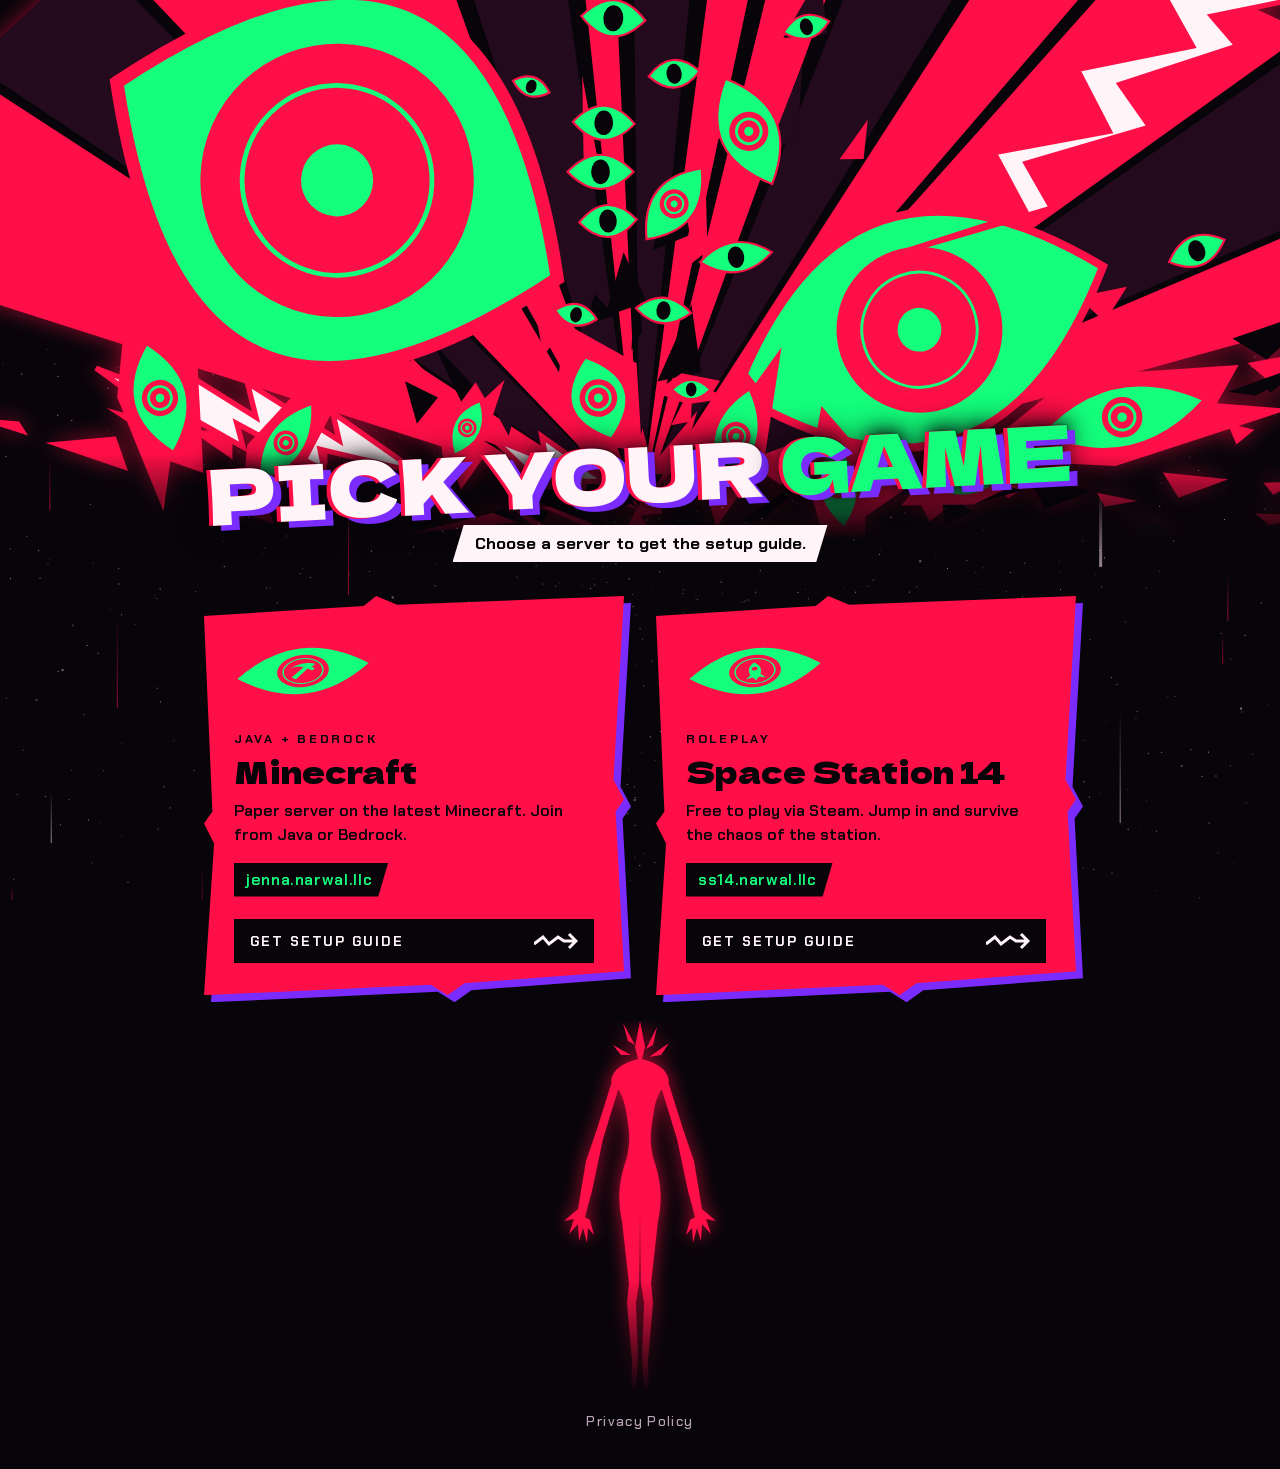
<file: index.html>
<!DOCTYPE html>
<html lang="en">
<head>
	<meta charset="UTF-8">
	<meta name="viewport" content="width=device-width, initial-scale=1.0">
	<title>Narwal LLC — Servers</title>
	<link rel="icon" href="data:image/svg+xml,%3Csvg xmlns='http://www.w3.org/2000/svg' viewBox='0 0 32 32'%3E%3Cpath d='M1 16Q16-5 31 16Q16 37 1 16Z' fill='%2314ff7c'/%3E%3Ccircle cx='16' cy='16' r='8' fill='%23ff0f47'/%3E%3Ccircle cx='16' cy='16' r='3' fill='%2314ff7c'/%3E%3C/svg%3E">
	<link rel="preconnect" href="https://fonts.googleapis.com">
	<link rel="preconnect" href="https://fonts.gstatic.com" crossorigin>
	<link href="https://fonts.googleapis.com/css2?family=Chakra+Petch:wght@500;600;700&family=Dela+Gothic+One&display=swap" rel="stylesheet">
	<link rel="stylesheet" href="site.css">
	<style>
		main {
			position: relative;
			max-width: 920px;
			margin: 0 auto;
			padding: 0 max(24px, env(safe-area-inset-right)) 0 max(24px, env(safe-area-inset-left));
		}

		/* ---------- hero text ---------- */
		.hero {
			text-align: center;
			margin: -108px 0 34px;
			position: relative;
		}

		/* ---------- game cards ---------- */
		.game-grid {
			display: grid;
			grid-template-columns: repeat(auto-fit, minmax(min(320px, 100%), 1fr));
			gap: 36px 32px;
		}

		.game-card {
			display: flex;
			position: relative;
			isolation: isolate;
			text-decoration: none;
			color: var(--ink);
			transition: transform 0.15s steps(3);
		}

		/* offset copy behind each card */
		.game-card::before,
		.slab {
			clip-path: polygon(0 5%, 38% 2.5%, 41% 0, 46% 2.2%, 100% 0, 97.5% 46%, 100% 51%, 98% 54%, 100% 94%, 62% 97%, 58% 100%, 54% 97.4%, 0 100%, 2.4% 62%, 0 57%, 2% 54%);
		}

		.game-card::before {
			content: '';
			position: absolute;
			inset: 0;
			z-index: -1;
			background: var(--violet);
			transform: translate(7px, 7px);
			transition: transform 0.15s steps(3), background-color 0.15s;
		}

		.slab {
			display: flex;
			flex-direction: column;
			flex: 1;
			padding: 30px 30px 32px;
			background: var(--red);
		}

		.card-eye {
			display: block;
			width: 150px;
			height: 90px;
			margin: 0 0 14px -6px;
		}

		.card-eye .blink { --open: 0.62; transform-origin: 0 0; }

		.game-label {
			font-weight: 700;
			font-size: 0.78rem;
			letter-spacing: 0.22em;
			text-transform: uppercase;
		}

		.game-title {
			font-family: var(--display);
			font-weight: 400;
			font-size: clamp(1.5rem, 4.4vw, 1.95rem);
			line-height: 1.15;
			margin: 4px 0 10px;
			display: flex;
			align-items: center;
		}

		.game-desc {
			margin: 0 0 16px;
			font-weight: 600;
			flex: 1;
		}

		.ip-chip {
			align-self: flex-start;
			background: var(--ink);
			color: var(--green);
			padding: 5px 16px 5px 12px;
			font-weight: 600;
			letter-spacing: 0.04em;
			clip-path: polygon(0 0, 100% 0, calc(100% - 10px) 100%, 0 100%);
		}

		.game-arrow {
			display: flex;
			align-items: center;
			justify-content: space-between;
			margin-top: 22px;
			padding: 12px 16px;
			background: var(--ink);
			color: var(--white);
			font-weight: 700;
			letter-spacing: 0.14em;
			text-transform: uppercase;
			font-size: 0.86rem;
			transition: background-color 0.15s, color 0.15s;
		}

		.arrow-icon {
			width: 44px;
			height: 18px;
			transition: transform 0.15s steps(3);
		}

		.game-card:hover,
		.game-card:focus-visible { transform: translateY(-6px) rotate(-0.8deg); }
		.game-card:nth-child(even):hover,
		.game-card:nth-child(even):focus-visible { transform: translateY(-6px) rotate(0.8deg); }

		.game-card:hover::before,
		.game-card:focus-visible::before { background: var(--green); transform: translate(12px, 12px); }

		.game-card:hover .card-eye .blink,
		.game-card:focus-visible .card-eye .blink { --open: 1; }

		.game-card:hover .game-arrow,
		.game-card:focus-visible .game-arrow { background: var(--green); color: var(--ink); }

		.game-card:hover .arrow-icon,
		.game-card:focus-visible .arrow-icon { transform: translateX(6px); }

		/* ---------- silhouette + footer ---------- */
		.figure {
			display: block;
			width: 190px;
			height: 380px;
			margin: 26px auto 0;
			filter: drop-shadow(0 0 9px rgba(255, 15, 71, 0.7));
			-webkit-mask-image: linear-gradient(#000 68%, transparent 98%);
			mask-image: linear-gradient(#000 68%, transparent 98%);
			animation: hover-float 4s steps(10) infinite alternate;
		}

		@keyframes hover-float {
			to { transform: translateY(-10px); }
		}

		.site-footer {
			text-align: center;
			padding: 8px 0 36px;
		}

		.site-footer a {
			color: #b9a4b4;
			font-size: 0.85rem;
			letter-spacing: 0.1em;
			text-decoration: none;
		}

		.site-footer a:hover { color: var(--green); }

		.site-footer a:focus-visible { outline-offset: 4px; }

		@media (max-width: 560px) {
			.face { height: 340px; }
			.hero-sub { font-size: 0.92rem; }
			.hero { margin-top: -64px; }
		}
	</style>
</head>
<body>

	<canvas id="static" aria-hidden="true"></canvas>

	<svg class="face" id="face" viewBox="0 0 1200 560" preserveAspectRatio="xMidYMid slice" aria-hidden="true"></svg>

	<main>
		<div class="hero">
			<h1>
				<span class="title" data-text="Pick your game">Pick your <em>game</em></span>
			</h1>
			<p class="hero-sub">Choose a server to get the setup guide.</p>
		</div>

		<div class="game-grid">

			<a href="paper-minecraft.html" class="game-card">
				<span class="slab">
					<svg class="card-eye" data-icon="pickaxe" viewBox="-75 -45 150 90" aria-hidden="true"></svg>
					<span class="game-label">Java + Bedrock</span>
					<span class="game-title">Minecraft</span>
					<span class="game-desc">Paper server on the latest Minecraft. Join from Java or Bedrock.</span>
					<span class="ip-chip">jenna.narwal.llc</span>
					<span class="game-arrow">
						Get setup guide
						<svg class="arrow-icon" viewBox="0 0 44 18" fill="none" stroke="currentColor" stroke-width="3" aria-hidden="true">
							<path d="M0 12 L9 5 L15 12 L24 5 L30 9 L42 9 M35 2 L42 9 L35 16"/>
						</svg>
					</span>
				</span>
			</a>

			<a href="spacestation14.html" class="game-card">
				<span class="slab">
					<svg class="card-eye" data-icon="rocket" viewBox="-75 -45 150 90" aria-hidden="true"></svg>
					<span class="game-label">Roleplay</span>
					<span class="game-title">Space Station 14</span>
					<span class="game-desc">Free to play via Steam. Jump in and survive the chaos of the station.</span>
					<span class="ip-chip">ss14.narwal.llc</span>
					<span class="game-arrow">
						Get setup guide
						<svg class="arrow-icon" viewBox="0 0 44 18" fill="none" stroke="currentColor" stroke-width="3" aria-hidden="true">
							<path d="M0 12 L9 5 L15 12 L24 5 L30 9 L42 9 M35 2 L42 9 L35 16"/>
						</svg>
					</span>
				</span>
			</a>

		</div>

		<!-- decorative figure -->
		<svg class="figure" viewBox="0 0 190 380" fill="#ff0f47" aria-hidden="true">
			<path d="M95 0 L100 26 L97 38 C112 42 122 48 124 60 C118 66 112 72 109 90 C106 108 104 118 108 136 C116 160 118 176 113 200 L106 262 L108 282 L103 340 L104 380 L100 380 L97 338 L99 282 L96 262 L95 192 L94 262 L91 282 L93 338 L90 380 L86 380 L87 340 L82 282 L84 262 L77 200 C72 176 74 160 82 136 C86 118 84 108 81 90 C78 72 72 66 66 60 C68 48 78 42 93 38 L90 26 Z"/>
			<path d="M78 2L90 24L83 20ZM112 6L101 28L108 24ZM68 24L86 34L76 34ZM124 22L104 36L116 34Z"/>
			<!-- arms and claws -->
			<path d="M69 54 L74 66 L58 118 L47 170 L40 196 L45 199 L49 214 L43 207 L42 222 L38 207 L34 220 L33 203 L24 213 L29 198 L19 200 L33 188 L41 140 L52 108 Z"/>
			<path d="M121 54 L116 66 L132 118 L143 170 L150 196 L145 199 L141 214 L147 207 L148 222 L152 207 L156 220 L157 203 L166 213 L161 198 L171 200 L157 188 L149 140 L138 108 Z"/>
		</svg>
	</main>

	<footer class="site-footer">
		<a href="privacy.html">Privacy Policy</a>
	</footer>

	<script src="site.js"></script>

</body>
</html>
</file>
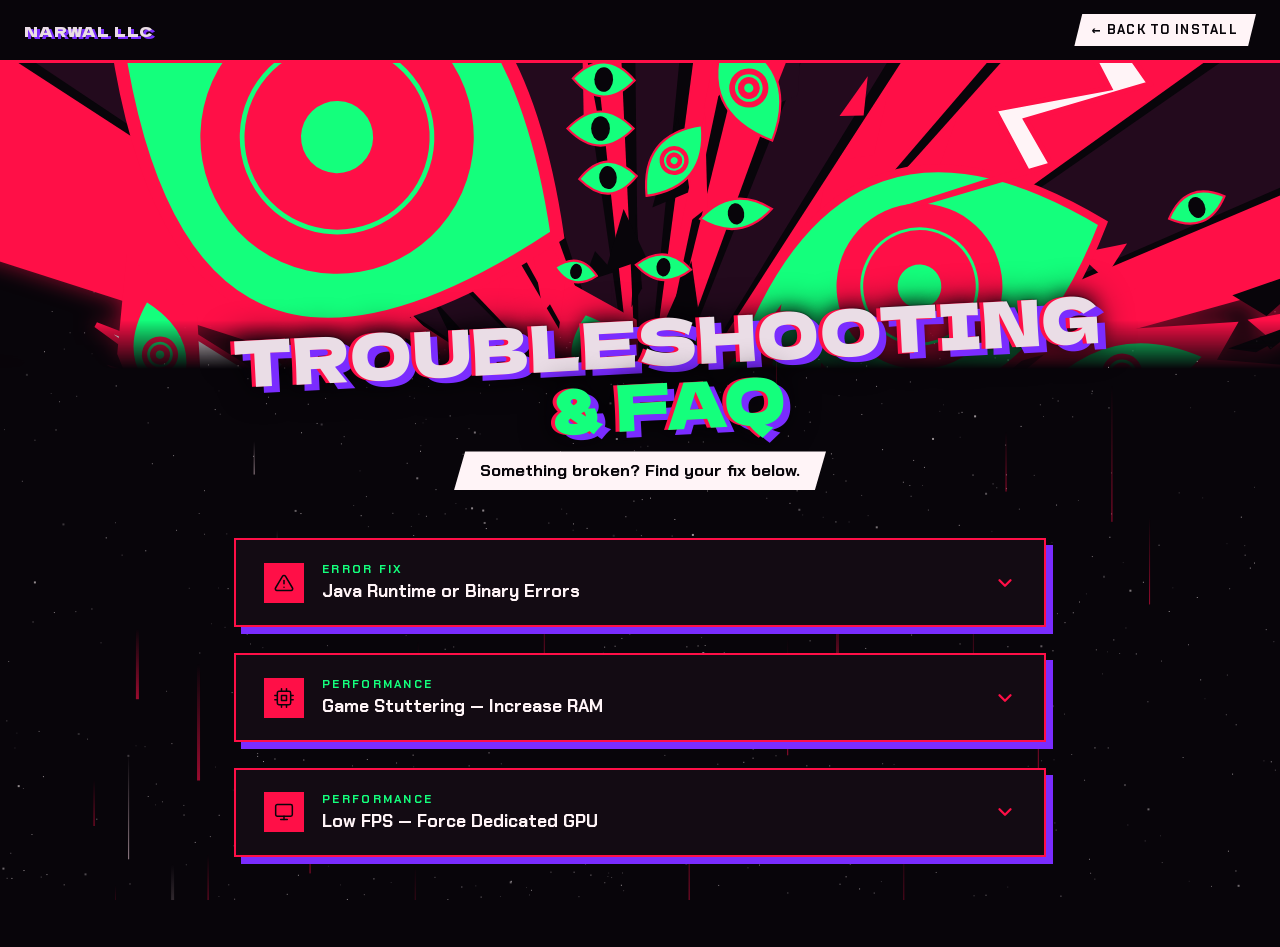
<file: FAQ.html>
<!DOCTYPE html>
<html lang="en">
<head>
	<meta charset="UTF-8">
	<meta name="viewport" content="width=device-width, initial-scale=1.0">
	<title>FAQ — Narwal LLC</title>
	<link rel="icon" href="data:image/svg+xml,%3Csvg xmlns='http://www.w3.org/2000/svg' viewBox='0 0 32 32'%3E%3Cpath d='M1 16Q16-5 31 16Q16 37 1 16Z' fill='%2314ff7c'/%3E%3Ccircle cx='16' cy='16' r='8' fill='%23ff0f47'/%3E%3Ccircle cx='16' cy='16' r='3' fill='%2314ff7c'/%3E%3C/svg%3E">
	<link rel="preconnect" href="https://fonts.googleapis.com">
	<link rel="preconnect" href="https://fonts.gstatic.com" crossorigin>
	<link href="https://fonts.googleapis.com/css2?family=Chakra+Petch:wght@500;600;700&family=Dela+Gothic+One&family=JetBrains+Mono:wght@500&display=swap" rel="stylesheet">
	<link rel="stylesheet" href="site.css">
	<link rel="stylesheet" href="guide.css">
</head>
<body>

	<canvas id="static" aria-hidden="true"></canvas>

	<header class="site-header">
		<span class="logo-mark">Narwal LLC</span>
		<nav class="nav">
			<a href="paper-minecraft.html" class="nav-link">← Back to Install</a>
		</nav>
	</header>

	<svg class="face banner" id="face" viewBox="0 80 1200 380" preserveAspectRatio="xMidYMid slice" aria-hidden="true"></svg>

	<main class="page">

		<div class="hero">
			<h1 class="long">
				<span class="title" data-text="Troubleshooting &amp; FAQ">Troubleshooting <em>&amp; FAQ</em></span>
			</h1>
			<p class="hero-sub">Something broken? Find your fix below.</p>
		</div>

		<div class="faq-container">

			<!-- Java -->
			<div class="faq-card" id="card-java">
				<button class="faq-trigger" onclick="toggle('card-java')">
					<div class="faq-icon java">
						<svg width="20" height="20" viewBox="0 0 24 24" fill="none" stroke="currentColor" stroke-width="1.8" stroke-linecap="round" stroke-linejoin="round">
							<path d="M10.29 3.86L1.82 18a2 2 0 0 0 1.71 3h16.94a2 2 0 0 0 1.71-3L13.71 3.86a2 2 0 0 0-3.42 0z"/>
							<line x1="12" y1="9" x2="12" y2="13"/>
							<line x1="12" y1="17" x2="12.01" y2="17"/>
						</svg>
					</div>
					<div class="faq-trigger-text">
						<div class="faq-label">Error Fix</div>
						<div class="faq-title">Java Runtime or Binary Errors</div>
					</div>
					<svg class="faq-chevron" viewBox="0 0 24 24" fill="none" stroke="currentColor" stroke-width="2.5" stroke-linecap="round" stroke-linejoin="round">
						<polyline points="6 9 12 15 18 9"/>
					</svg>
				</button>
				<div class="faq-body">
					<div class="faq-body-inner">
						<p>
							Modern Minecraft (1.21+) requires <strong>Java 21</strong>. If Prism is pointing to the wrong version, follow these steps.
						</p>
						<div class="steps">
							<div class="steps-label">Steps</div>
							<ol>
								<li>
									Download and install <strong>Java 21</strong> from <a href="https://adoptium.net/temurin/releases?version=21" target="_blank">Adoptium.net</a>.
								</li>
								<li>
									Open <strong>Prism Launcher</strong> and right-click your instance → <strong>Edit</strong>.
								</li>
								<li>
									Go to <strong>Settings → Java</strong> in the sidebar.
								</li>
								<li>
									Click the <strong>Auto-detect</strong> button.
								</li>
								<li>
									Select the <code>21.0.x</code> entry and click <strong>OK</strong>.
								</li>
							</ol>
						</div>
					</div>
				</div>
			</div>

			<!-- RAM -->
		<div class="faq-card" id="card-ram">
			<button class="faq-trigger" onclick="toggle('card-ram')">
				<div class="faq-icon ram">
					<svg width="20" height="20" viewBox="0 0 24 24" fill="none" stroke="currentColor" stroke-width="1.8" stroke-linecap="round" stroke-linejoin="round">
						<rect x="4" y="4" width="16" height="16" rx="2"/>
						<rect x="9" y="9" width="6" height="6"/>
						<line x1="9" y1="1" x2="9" y2="4"/>
						<line x1="15" y1="1" x2="15" y2="4"/>
						<line x1="9" y1="20" x2="9" y2="23"/>
						<line x1="15" y1="20" x2="15" y2="23"/>
						<line x1="20" y1="9" x2="23" y2="9"/>
						<line x1="20" y1="14" x2="23" y2="14"/>
						<line x1="1" y1="9" x2="4" y2="9"/>
						<line x1="1" y1="14" x2="4" y2="14"/>
					</svg>
				</div>
				<div class="faq-trigger-text">
					<div class="faq-label">Performance</div>
					<div class="faq-title">Game Stuttering — Increase RAM</div>
				</div>
				<svg class="faq-chevron" viewBox="0 0 24 24" fill="none" stroke="currentColor" stroke-width="2.5" stroke-linecap="round" stroke-linejoin="round">
					<polyline points="6 9 12 15 18 9"/>
				</svg>
			</button>
			<div class="faq-body">
				<div class="faq-body-inner">
					<p>If Minecraft is stuttering or freezing, the memory limit in Prism is probably too low. Bump it up.</p>
					<div class="steps">
						<div class="steps-label">Steps</div>
						<ol>
							<li>
								Right-click your instance → <strong>Edit</strong> → <strong>Settings</strong> → <strong>Java</strong>.
							</li>
							<li>
								Check the <strong>Memory</strong> checkbox to unlock the sliders.
							</li>
							<li>
								Set <strong>Maximum memory</strong> to <code>6144 MiB</code> (6 GB) or <code>8192 MiB</code> (8 GB).
							</li>
						</ol>
					</div>
					<div class="warning-box">
						<span class="w-icon">
							<svg width="15" height="15" viewBox="0 0 24 24" fill="none" stroke="currentColor" stroke-width="2" stroke-linecap="round" stroke-linejoin="round">
								<path d="M10.29 3.86L1.82 18a2 2 0 0 0 1.71 3h16.94a2 2 0 0 0 1.71-3L13.71 3.86a2 2 0 0 0-3.42 0z"/>
								<line x1="12" y1="9" x2="12" y2="13"/>
								<line x1="12" y1="17" x2="12.01" y2="17"/>
							</svg>
						</span>
						<span>Never assign more than half your total system RAM — leaving headroom for Windows and other apps is important.</span>
					</div>
				</div>
			</div>
		</div>

			<!-- GPU -->
		<div class="faq-card" id="card-gpu">
			<button class="faq-trigger" onclick="toggle('card-gpu')">
				<div class="faq-icon gpu">
					<svg width="20" height="20" viewBox="0 0 24 24" fill="none" stroke="currentColor" stroke-width="1.8" stroke-linecap="round" stroke-linejoin="round">
						<rect x="2" y="3" width="20" height="14" rx="2"/>
						<line x1="8" y1="21" x2="16" y2="21"/>
						<line x1="12" y1="17" x2="12" y2="21"/>
					</svg>
				</div>
				<div class="faq-trigger-text">
					<div class="faq-label">Performance</div>
					<div class="faq-title">Low FPS — Force Dedicated GPU</div>
				</div>
				<svg class="faq-chevron" viewBox="0 0 24 24" fill="none" stroke="currentColor" stroke-width="2.5" stroke-linecap="round" stroke-linejoin="round">
					<polyline points="6 9 12 15 18 9"/>
				</svg>
			</button>
			<div class="faq-body">
				<div class="faq-body-inner">
					<p>
						Laptops often run Minecraft on the weak integrated graphics instead of the dedicated GPU. You need to force <strong>Java</strong> (not Prism) to use the right card.
					</p>
					<div class="steps">
						<div class="steps-part-label">Part 1 — Find the Java Path</div>
						<ol>
							<li>
								In Prism, open <strong>Java</strong> settings (same page as Auto-detect).
							</li>
							<li>
								Find the <strong>Java path</strong> field — it'll be a long folder path.
							</li>
							<li>
								<strong>Copy</strong> the entire path to your clipboard.
							</li>
						</ol>
						<div class="steps-part-label">Part 2 — Windows Graphics Settings</div>
						<ol>
							<li>
								Search Windows for <strong>Graphics Settings</strong> and open it.
							</li>
							<li>
								Under "Add an app", click <strong>Add desktop app</strong>.
							</li>
							<li>
								Paste the copied path into the file bar and select <code>javaw.exe</code>.
							</li>
							<li>
								Once it appears in the list, click <strong>Options</strong>.
							</li>
							<li>
								Select <strong>High Performance</strong> and click <strong>Save</strong>.
							</li>
						</ol>
					</div>
				</div>
			</div>
		</div>

		</div>

	</main>

	<script src="site.js"></script>
	<script>
			function toggle(id) {
			const card = document.getElementById(id);
			const isOpen = card.classList.contains('open');
			// Close all
			document.querySelectorAll('.faq-card').forEach(c => c.classList.remove('open'));
			// Open clicked if it wasn't already open
			if (!isOpen) card.classList.add('open');
			}
		</script>

</body>
</html>
</file>
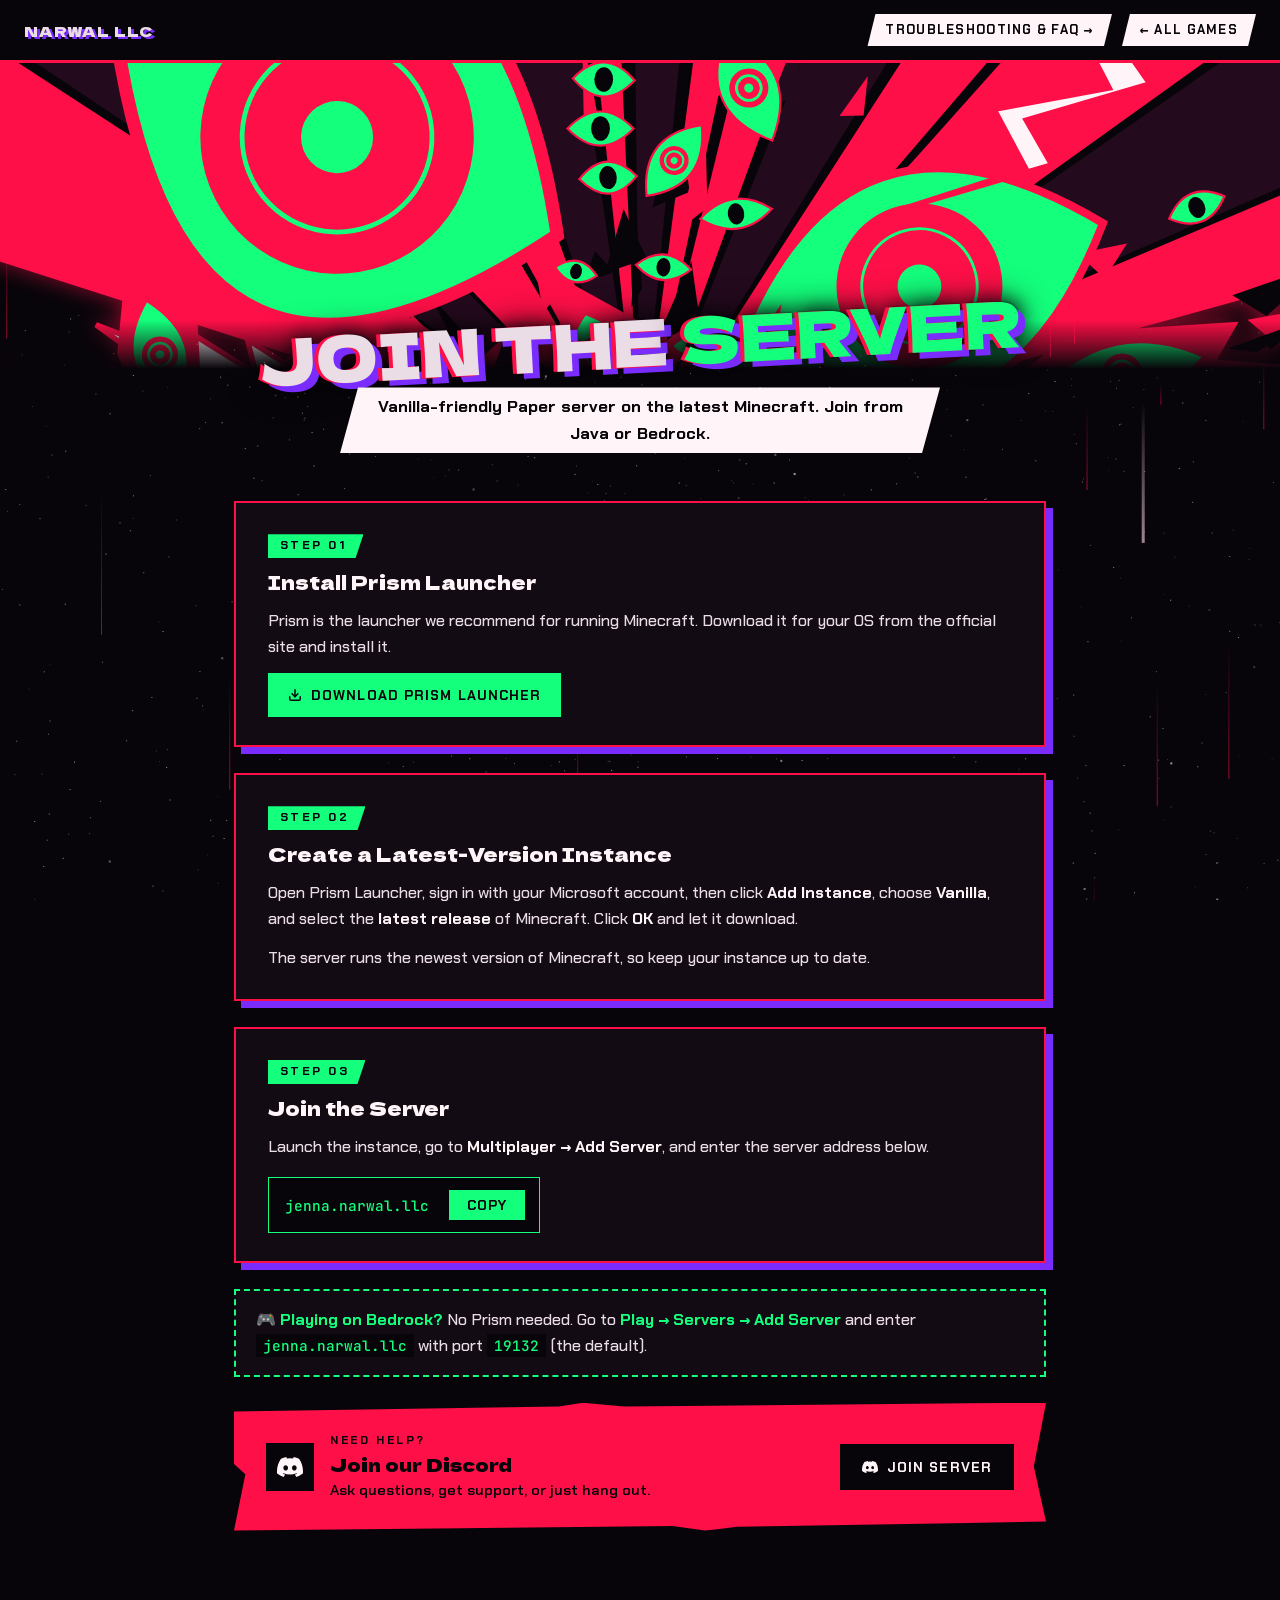
<file: paper-minecraft.html>
<!DOCTYPE html>
<html lang="en">
<head>
	<meta charset="UTF-8">
	<meta name="viewport" content="width=device-width, initial-scale=1.0">
	<title>Minecraft — Narwal LLC</title>
	<link rel="icon" href="data:image/svg+xml,%3Csvg xmlns='http://www.w3.org/2000/svg' viewBox='0 0 32 32'%3E%3Cpath d='M1 16Q16-5 31 16Q16 37 1 16Z' fill='%2314ff7c'/%3E%3Ccircle cx='16' cy='16' r='8' fill='%23ff0f47'/%3E%3Ccircle cx='16' cy='16' r='3' fill='%2314ff7c'/%3E%3C/svg%3E">
	<link rel="preconnect" href="https://fonts.googleapis.com">
	<link rel="preconnect" href="https://fonts.gstatic.com" crossorigin>
	<link href="https://fonts.googleapis.com/css2?family=Chakra+Petch:wght@500;600;700&family=Dela+Gothic+One&family=JetBrains+Mono:wght@500&display=swap" rel="stylesheet">
	<link rel="stylesheet" href="site.css">
	<link rel="stylesheet" href="guide.css">
</head>
<body>

	<canvas id="static" aria-hidden="true"></canvas>

	<header class="site-header">
		<span class="logo-mark">Narwal LLC</span>
		<nav class="nav">
			<a href="FAQ.html" class="nav-link">Troubleshooting & FAQ →</a>
			<a href="index.html" class="nav-link">← All Games</a>
		</nav>
	</header>

	<svg class="face banner" id="face" viewBox="0 80 1200 380" preserveAspectRatio="xMidYMid slice" aria-hidden="true"></svg>

	<main class="page">

		<div class="hero">
			<h1>
				<span class="title" data-text="Join the Server">Join the <em>Server</em></span>
			</h1>
			<p class="hero-sub">Vanilla-friendly Paper server on the latest Minecraft. Join from Java or Bedrock.</p>
		</div>

		<div class="container">

			<div class="step-card">
				<div class="step-number">Step 01</div>
				<h2>Install Prism Launcher</h2>
				<p>
					Prism is the launcher we recommend for running Minecraft. Download it for your OS from the official site and install it.
				</p>
				<a href="https://prismlauncher.org/download/" target="_blank" rel="noopener" class="manual-btn">
					<svg width="14" height="14" viewBox="0 0 24 24" fill="none" stroke="currentColor" stroke-width="2.5" stroke-linecap="round" stroke-linejoin="round">
						<path d="M21 15v4a2 2 0 0 1-2 2H5a2 2 0 0 1-2-2v-4"/>
						<polyline points="7 10 12 15 17 10"/>
						<line x1="12" y1="15" x2="12" y2="3"/>
					</svg>
					Download Prism Launcher
				</a>
			</div>

			<div class="step-card">
				<div class="step-number">Step 02</div>
				<h2>Create a Latest-Version Instance</h2>
				<p>
					Open Prism Launcher, sign in with your Microsoft account, then click <strong>Add Instance</strong>, choose <strong>Vanilla</strong>, and select the <strong>latest release</strong> of Minecraft. Click <strong>OK</strong> and let it download.
				</p>
				<p>
					The server runs the newest version of Minecraft, so keep your instance up to date.
				</p>
			</div>

			<div class="step-card">
				<div class="step-number">Step 03</div>
				<h2>Join the Server</h2>
				<p>Launch the instance, go to <strong>Multiplayer → Add Server</strong>, and enter the server address below.</p>
				<div class="command-box">
					<code id="serverAddr">jenna.narwal.llc</code>
					<button class="copy-btn" onclick="copyText('serverAddr', this, 'Copy')">Copy</button>
				</div>
			</div>

		</div>

		<div class="note-box">
			<strong>🎮 Playing on Bedrock?</strong> No Prism needed. Go to <strong>Play → Servers → Add Server</strong> and enter <code>jenna.narwal.llc</code> with port <code>19132</code> (the default).
		</div>

		<div class="discord-card">
			<div class="discord-info">
				<div class="discord-icon">
					<svg viewBox="0 0 24 24" xmlns="http://www.w3.org/2000/svg">
						<path d="M20.317 4.37a19.791 19.791 0 0 0-4.885-1.515.074.074 0 0 0-.079.037c-.21.375-.444.864-.608 1.25a18.27 18.27 0 0 0-5.487 0 12.64 12.64 0 0 0-.617-1.25.077.077 0 0 0-.079-.037A19.736 19.736 0 0 0 3.677 4.37a.07.07 0 0 0-.032.027C.533 9.046-.32 13.58.099 18.057c.002.022.015.043.032.056a19.9 19.9 0 0 0 5.993 3.03.078.078 0 0 0 .084-.028 14.09 14.09 0 0 0 1.226-1.994.076.076 0 0 0-.041-.106 13.107 13.107 0 0 1-1.872-.892.077.077 0 0 1-.008-.128 10.2 10.2 0 0 0 .372-.292.074.074 0 0 1 .077-.01c3.928 1.793 8.18 1.793 12.062 0a.074.074 0 0 1 .078.01c.12.098.246.198.373.292a.077.077 0 0 1-.006.127 12.299 12.299 0 0 1-1.873.892.077.077 0 0 0-.041.107c.36.698.772 1.362 1.225 1.993a.076.076 0 0 0 .084.028 19.839 19.839 0 0 0 6.002-3.03.077.077 0 0 0 .032-.055c.5-5.177-.838-9.674-3.549-13.66a.061.061 0 0 0-.031-.03zM8.02 15.33c-1.183 0-2.157-1.085-2.157-2.419 0-1.333.956-2.419 2.157-2.419 1.21 0 2.176 1.096 2.157 2.42 0 1.333-.956 2.418-2.157 2.418zm7.975 0c-1.183 0-2.157-1.085-2.157-2.419 0-1.333.955-2.419 2.157-2.419 1.21 0 2.176 1.096 2.157 2.42 0 1.333-.946 2.418-2.157 2.418z"/>
					</svg>
				</div>
				<div>
					<div class="discord-label">Need help?</div>
					<div class="discord-title">Join our Discord</div>
					<div class="discord-sub">Ask questions, get support, or just hang out.</div>
				</div>
			</div>
			<a href="https://discord.gg/PwHRZy8KsH" target="_blank" rel="noopener" class="discord-btn">
				<svg width="16" height="16" viewBox="0 0 24 24" fill="currentColor">
					<path d="M20.317 4.37a19.791 19.791 0 0 0-4.885-1.515.074.074 0 0 0-.079.037c-.21.375-.444.864-.608 1.25a18.27 18.27 0 0 0-5.487 0 12.64 12.64 0 0 0-.617-1.25.077.077 0 0 0-.079-.037A19.736 19.736 0 0 0 3.677 4.37a.07.07 0 0 0-.032.027C.533 9.046-.32 13.58.099 18.057c.002.022.015.043.032.056a19.9 19.9 0 0 0 5.993 3.03.078.078 0 0 0 .084-.028 14.09 14.09 0 0 0 1.226-1.994.076.076 0 0 0-.041-.106 13.107 13.107 0 0 1-1.872-.892.077.077 0 0 1-.008-.128 10.2 10.2 0 0 0 .372-.292.074.074 0 0 1 .077-.01c3.928 1.793 8.18 1.793 12.062 0a.074.074 0 0 1 .078.01c.12.098.246.198.373.292a.077.077 0 0 1-.006.127 12.299 12.299 0 0 1-1.873.892.077.077 0 0 0-.041.107c.36.698.772 1.362 1.225 1.993a.076.076 0 0 0 .084.028 19.839 19.839 0 0 0 6.002-3.03.077.077 0 0 0 .032-.055c.5-5.177-.838-9.674-3.549-13.66a.061.061 0 0 0-.031-.03zM8.02 15.33c-1.183 0-2.157-1.085-2.157-2.419 0-1.333.956-2.419 2.157-2.419 1.21 0 2.176 1.096 2.157 2.42 0 1.333-.956 2.418-2.157 2.418zm7.975 0c-1.183 0-2.157-1.085-2.157-2.419 0-1.333.955-2.419 2.157-2.419 1.21 0 2.176 1.096 2.157 2.42 0 1.333-.946 2.418-2.157 2.418z"/>
				</svg>
				Join Server
			</a>
		</div>


		

	</main>

	<script src="site.js"></script>
	<script>
			function toggleAlt() {
			const card = document.getElementById('alt-install');
			card.classList.toggle('open');
			}

			function copyText(elementId, btn, originalText) {
			const text = document.getElementById(elementId).innerText;
			navigator.clipboard.writeText(text).then(() => {
			btn.innerText = (elementId === 'fingerprint') ? 'Key Copied!' : 'Copied!';
					btn.classList.add('copied');
					setTimeout(() => {
						btn.innerText = originalText;
						btn.classList.remove('copied');
					}, 2000);
				});
			}
		</script>

</body>
</html>
</file>
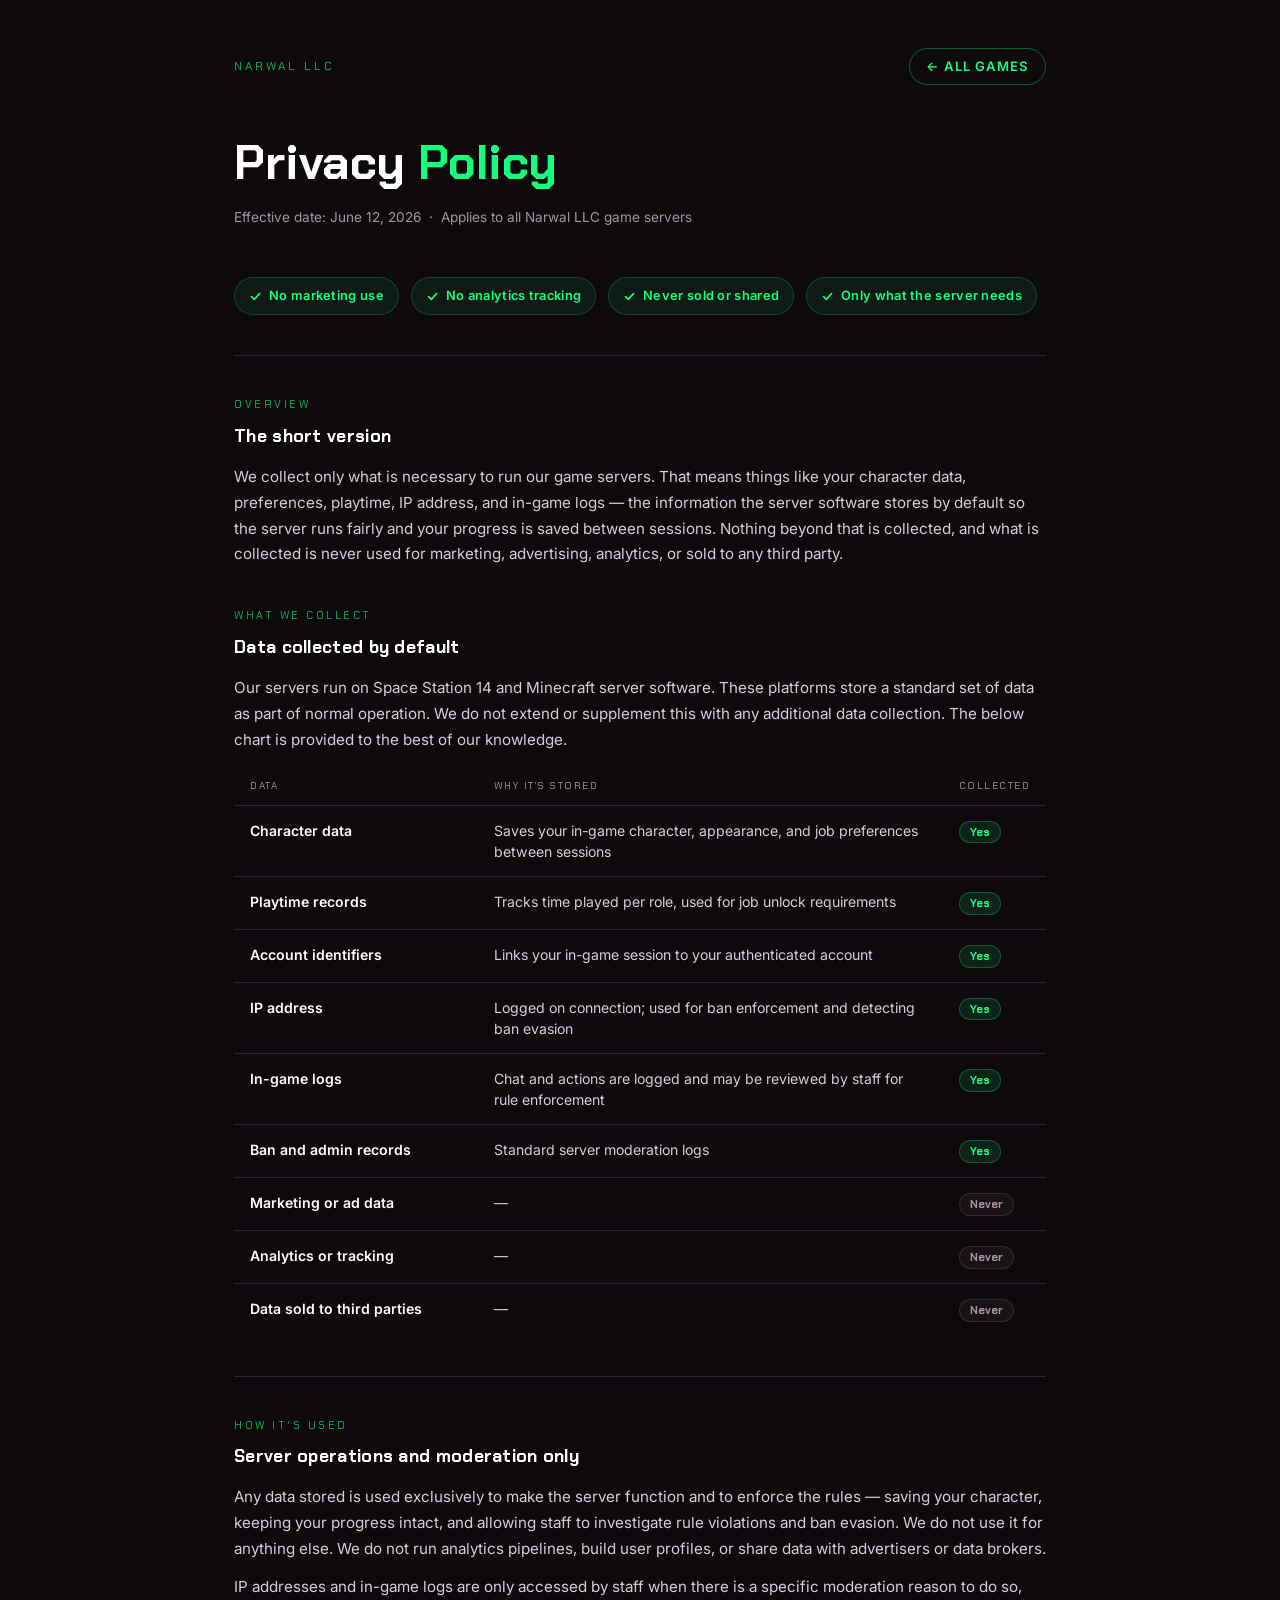
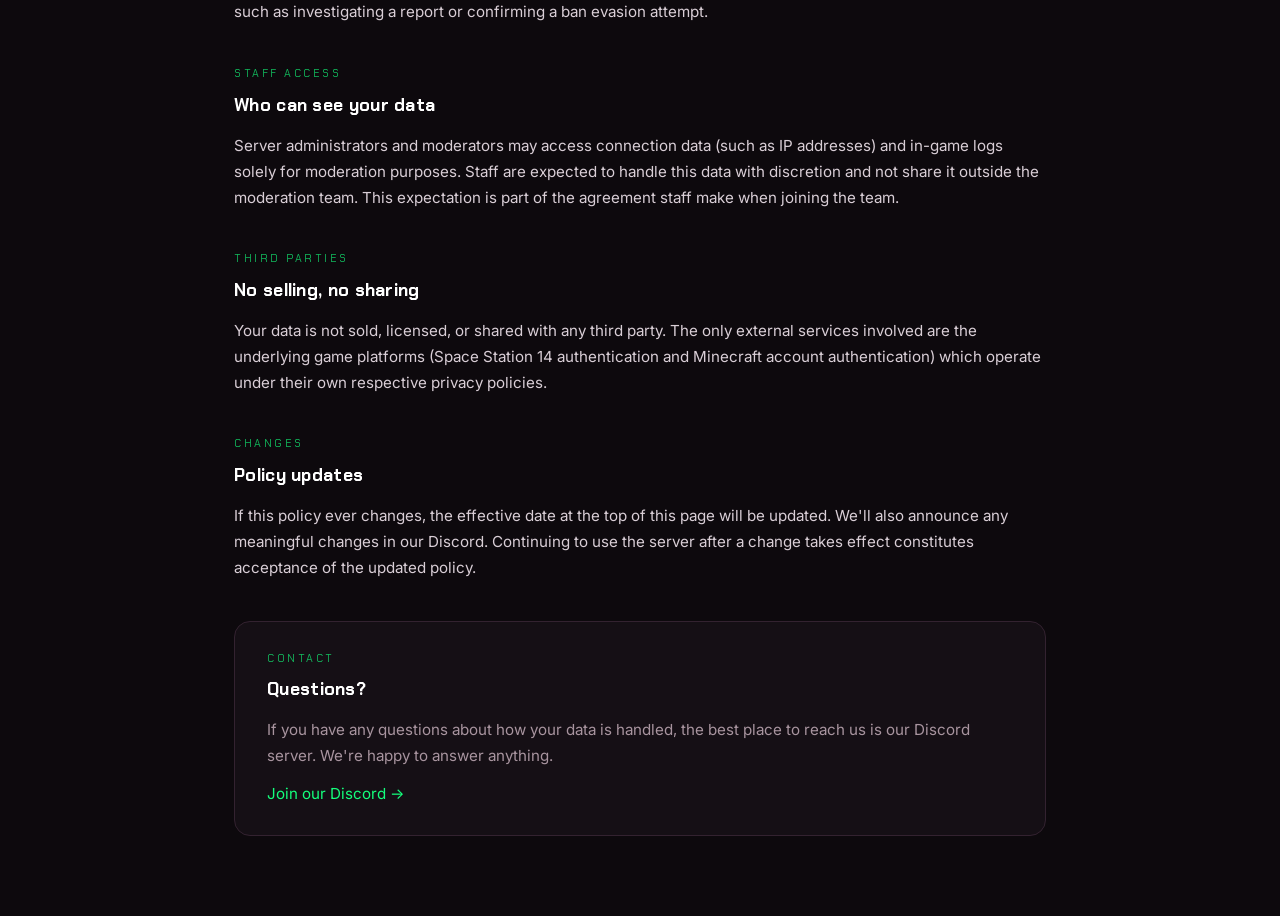
<file: privacy.html>
<!DOCTYPE html>
<html lang="en">
	<head>
		<meta charset="UTF-8">
		<meta name="viewport" content="width=device-width, initial-scale=1.0">
		<title>Privacy Policy — Narwal LLC</title>
		<link rel="icon" href="data:image/svg+xml,%3Csvg xmlns='http://www.w3.org/2000/svg' viewBox='0 0 32 32'%3E%3Cpath d='M1 16Q16-5 31 16Q16 37 1 16Z' fill='%2314ff7c'/%3E%3Ccircle cx='16' cy='16' r='8' fill='%23ff0f47'/%3E%3Ccircle cx='16' cy='16' r='3' fill='%2314ff7c'/%3E%3C/svg%3E">
		<link href="https://fonts.googleapis.com/css2?family=Chakra+Petch:wght@600;700&family=Inter:wght@400;500;600;700&display=swap" rel="stylesheet">
		<style>
			:root {
			--primary: #14ff7c;
			--bg: #0d090d;
			--card-bg: #150f15;
			--card-border: #332230;
			--text: #d9ced6;
			--accent: #14ff7c;
			--green: #14ff7c;
			--muted: #a8949f;
			}

			* { box-sizing: border-box; }

			body {
			background-color: var(--bg);
			color: var(--text);
			font-family: 'Inter', sans-serif;
			line-height: 1.6;
			max-width: 860px;
			margin: 0 auto;
			padding: 48px 24px 80px;
			}

			.site-header {
			display: flex;
			align-items: center;
			justify-content: space-between;
			margin-bottom: 52px;
			}

			.logo-mark {
			font-family: 'Chakra Petch', sans-serif;
			font-size: 0.75em;
			color: var(--primary);
			letter-spacing: 3px;
			text-transform: uppercase;
			opacity: 0.7;
			}

			.nav-link {
			color: var(--accent);
			text-decoration: none;
			font-weight: 600;
			font-size: 0.82em;
			letter-spacing: 1px;
			border: 1px solid rgba(20,255,124,0.35);
			padding: 7px 16px;
			border-radius: 99px;
			transition: all 0.25s;
			text-transform: uppercase;
			}

			.nav-link:hover {
			background-color: var(--accent);
			color: #000;
			border-color: var(--accent);
			}

			/* Hero */
			.hero {
			margin-bottom: 48px;
			}

			.hero-eyebrow {
			font-family: 'Chakra Petch', sans-serif;
			font-size: 0.7em;
			color: var(--primary);
			letter-spacing: 3px;
			text-transform: uppercase;
			opacity: 0.7;
			margin-bottom: 14px;
			}

			h1 {
			font-family: 'Chakra Petch', sans-serif;
			font-weight: 700;
			color: #fff;
			font-size: clamp(2em, 4.5vw, 3em);
			letter-spacing: 0;
			margin: 0 0 16px;
			line-height: 1.1;
			}

			h1 span { color: var(--primary); }

			.hero-meta {
			font-size: 0.85em;
			color: var(--muted);
			}

			/* Summary strip */
			.summary-strip {
			display: flex;
			gap: 12px;
			margin-bottom: 32px;
			flex-wrap: wrap;
			}

			.badge {
			display: inline-flex;
			align-items: center;
			gap: 7px;
			background: rgba(20, 255, 124, 0.07);
			border: 1px solid rgba(20, 255, 124, 0.2);
			color: var(--green);
			padding: 8px 14px;
			border-radius: 99px;
			font-size: 0.8em;
			font-weight: 600;
			letter-spacing: 0.3px;
			}

			.badge svg {
			width: 13px;
			height: 13px;
			flex-shrink: 0;
			}

			/* Divider */
			.divider {
			height: 1px;
			background: var(--card-border);
			margin: 40px 0;
			}

			/* Sections */
			.section {
			margin-bottom: 40px;
			}

			.section-label {
			font-family: 'Chakra Petch', sans-serif;
			font-size: 0.68em;
			color: var(--primary);
			letter-spacing: 2.5px;
			text-transform: uppercase;
			opacity: 0.7;
			margin-bottom: 8px;
			}

			h2 {
			font-family: 'Chakra Petch', sans-serif;
			color: #fff;
			font-size: 1.1em;
			font-weight: 700;
			letter-spacing: 0.3px;
			margin: 0 0 14px;
			}

			p {
			margin: 0 0 12px;
			font-size: 0.95em;
			line-height: 1.7;
			}

			p:last-child { margin-bottom: 0; }

			/* Data table */
			.data-table {
			width: 100%;
			border-collapse: collapse;
			margin-top: 16px;
			font-size: 0.88em;
			}

			.data-table th {
			text-align: left;
			font-family: 'Chakra Petch', sans-serif;
			font-size: 0.72em;
			letter-spacing: 1.5px;
			text-transform: uppercase;
			color: var(--muted);
			padding: 10px 16px;
			border-bottom: 1px solid var(--card-border);
			font-weight: 400;
			}

			.data-table td {
			padding: 14px 16px;
			border-bottom: 1px solid var(--card-border);
			vertical-align: top;
			color: var(--text);
			line-height: 1.5;
			}

			.data-table tr:last-child td { border-bottom: none; }

			.data-table tr:hover td { background: rgba(255,255,255,0.015); }

			.data-table td:first-child {
			color: #fff;
			font-weight: 600;
			white-space: nowrap;
			width: 30%;
			}

			.pill {
			display: inline-block;
			padding: 2px 10px;
			border-radius: 99px;
			font-size: 0.8em;
			font-weight: 700;
			font-family: 'Chakra Petch', sans-serif;
			}

			.pill-yes {
			background: rgba(20, 255, 124, 0.1);
			border: 1px solid rgba(20, 255, 124, 0.25);
			color: var(--green);
			}

			.pill-no {
			background: rgba(255,255,255,0.04);
			border: 1px solid rgba(255,255,255,0.1);
			color: var(--muted);
			}

			/* Contact card */
			.contact-card {
			background: var(--card-bg);
			border: 1px solid var(--card-border);
			border-radius: 16px;
			padding: 28px 32px;
			margin-top: 40px;
			}

			.contact-card p { color: var(--muted); }

			.contact-card a {
			color: var(--accent);
			text-decoration: none;
			}

			.contact-card a:hover { text-decoration: underline; }

			@media (max-width: 560px) {
				.data-table th, .data-table td { padding-left: 6px; padding-right: 6px; }
				.data-table th { letter-spacing: 0.5px; }
				.data-table td:first-child { white-space: normal; }
			}
		</style>
	</head>
	<body>

		<header class="site-header">
			<span class="logo-mark">Narwal LLC</span>
			<a href="index.html" class="nav-link">← All Games</a>
		</header>

		<div class="hero">
			<h1>Privacy <span>Policy</span></h1>
			<p class="hero-meta">Effective date: June 12, 2026 &nbsp;·&nbsp; Applies to all Narwal LLC game servers</p>
		</div>

		<div class="summary-strip">
			<span class="badge">
				<svg viewBox="0 0 16 16" fill="none" stroke="currentColor" stroke-width="2" stroke-linecap="round" stroke-linejoin="round">
					<polyline points="3 8 6.5 11.5 13 4.5"/>
				</svg>
				No marketing use
			</span>
			<span class="badge">
				<svg viewBox="0 0 16 16" fill="none" stroke="currentColor" stroke-width="2" stroke-linecap="round" stroke-linejoin="round">
					<polyline points="3 8 6.5 11.5 13 4.5"/>
				</svg>
				No analytics tracking
			</span>
			<span class="badge">
				<svg viewBox="0 0 16 16" fill="none" stroke="currentColor" stroke-width="2" stroke-linecap="round" stroke-linejoin="round">
					<polyline points="3 8 6.5 11.5 13 4.5"/>
				</svg>
				Never sold or shared
			</span>
			<span class="badge">
				<svg viewBox="0 0 16 16" fill="none" stroke="currentColor" stroke-width="2" stroke-linecap="round" stroke-linejoin="round">
					<polyline points="3 8 6.5 11.5 13 4.5"/>
				</svg>
				Only what the server needs
			</span>
		</div>

		<div class="divider"></div>

		<div class="section">
			<div class="section-label">Overview</div>
			<h2>The short version</h2>
			<p>We collect only what is necessary to run our game servers. That means things like your character data, preferences, playtime, IP address, and in-game logs — the information the server software stores by default so the server runs fairly and your progress is saved between sessions. Nothing beyond that is collected, and what is collected is never used for marketing, advertising, analytics, or sold to any third party.</p>
		</div>

		<div class="section">
			<div class="section-label">What we collect</div>
			<h2>Data collected by default</h2>
			<p>Our servers run on Space Station 14 and Minecraft server software. These platforms store a standard set of data as part of normal operation. We do not extend or supplement this with any additional data collection. The below chart is provided to the best of our knowledge.</p>

			<table class="data-table">
				<thead>
					<tr>
						<th>Data</th>
						<th>Why it's stored</th>
						<th>Collected</th>
					</tr>
				</thead>
				<tbody>
					<tr>
						<td>Character data</td>
						<td>Saves your in-game character, appearance, and job preferences between sessions</td>
						<td><span class="pill pill-yes">Yes</span></td>
					</tr>
					<tr>
						<td>Playtime records</td>
						<td>Tracks time played per role, used for job unlock requirements</td>
						<td><span class="pill pill-yes">Yes</span></td>
					</tr>
					<tr>
						<td>Account identifiers</td>
						<td>Links your in-game session to your authenticated account</td>
						<td><span class="pill pill-yes">Yes</span></td>
					</tr>
					<tr>
						<td>IP address</td>
						<td>Logged on connection; used for ban enforcement and detecting ban evasion</td>
						<td><span class="pill pill-yes">Yes</span></td>
					</tr>
					<tr>
						<td>In-game logs</td>
						<td>Chat and actions are logged and may be reviewed by staff for rule enforcement</td>
						<td><span class="pill pill-yes">Yes</span></td>
					</tr>
					<tr>
						<td>Ban and admin records</td>
						<td>Standard server moderation logs</td>
						<td><span class="pill pill-yes">Yes</span></td>
					</tr>
					<tr>
						<td>Marketing or ad data</td>
						<td>—</td>
						<td><span class="pill pill-no">Never</span></td>
					</tr>
					<tr>
						<td>Analytics or tracking</td>
						<td>—</td>
						<td><span class="pill pill-no">Never</span></td>
					</tr>
					<tr>
						<td>Data sold to third parties</td>
						<td>—</td>
						<td><span class="pill pill-no">Never</span></td>
					</tr>
				</tbody>
			</table>
		</div>

		<div class="divider"></div>

		<div class="section">
			<div class="section-label">How it's used</div>
			<h2>Server operations and moderation only</h2>
			<p>Any data stored is used exclusively to make the server function and to enforce the rules — saving your character, keeping your progress intact, and allowing staff to investigate rule violations and ban evasion. We do not use it for anything else. We do not run analytics pipelines, build user profiles, or share data with advertisers or data brokers.</p>
			<p>IP addresses and in-game logs are only accessed by staff when there is a specific moderation reason to do so, such as investigating a report or confirming a ban evasion attempt.</p>
		</div>

		<div class="section">
			<div class="section-label">Staff access</div>
			<h2>Who can see your data</h2>
			<p>Server administrators and moderators may access connection data (such as IP addresses) and in-game logs solely for moderation purposes. Staff are expected to handle this data with discretion and not share it outside the moderation team. This expectation is part of the agreement staff make when joining the team.</p>
		</div>

		<div class="section">
			<div class="section-label">Third parties</div>
			<h2>No selling, no sharing</h2>
			<p>Your data is not sold, licensed, or shared with any third party. The only external services involved are the underlying game platforms (Space Station 14 authentication and Minecraft account authentication) which operate under their own respective privacy policies.</p>
		</div>

		<div class="section">
			<div class="section-label">Changes</div>
			<h2>Policy updates</h2>
			<p>If this policy ever changes, the effective date at the top of this page will be updated. We'll also announce any meaningful changes in our Discord. Continuing to use the server after a change takes effect constitutes acceptance of the updated policy.</p>
		</div>

		<div class="contact-card">
			<div class="section-label">Contact</div>
			<h2>Questions?</h2>
			<p>If you have any questions about how your data is handled, the best place to reach us is our Discord server. We're happy to answer anything.</p>
			<p><a href="https://discord.gg/fUKE54qFTa" target="_blank" rel="noopener">Join our Discord →</a></p>
		</div>

	</body>
</html>
</file>
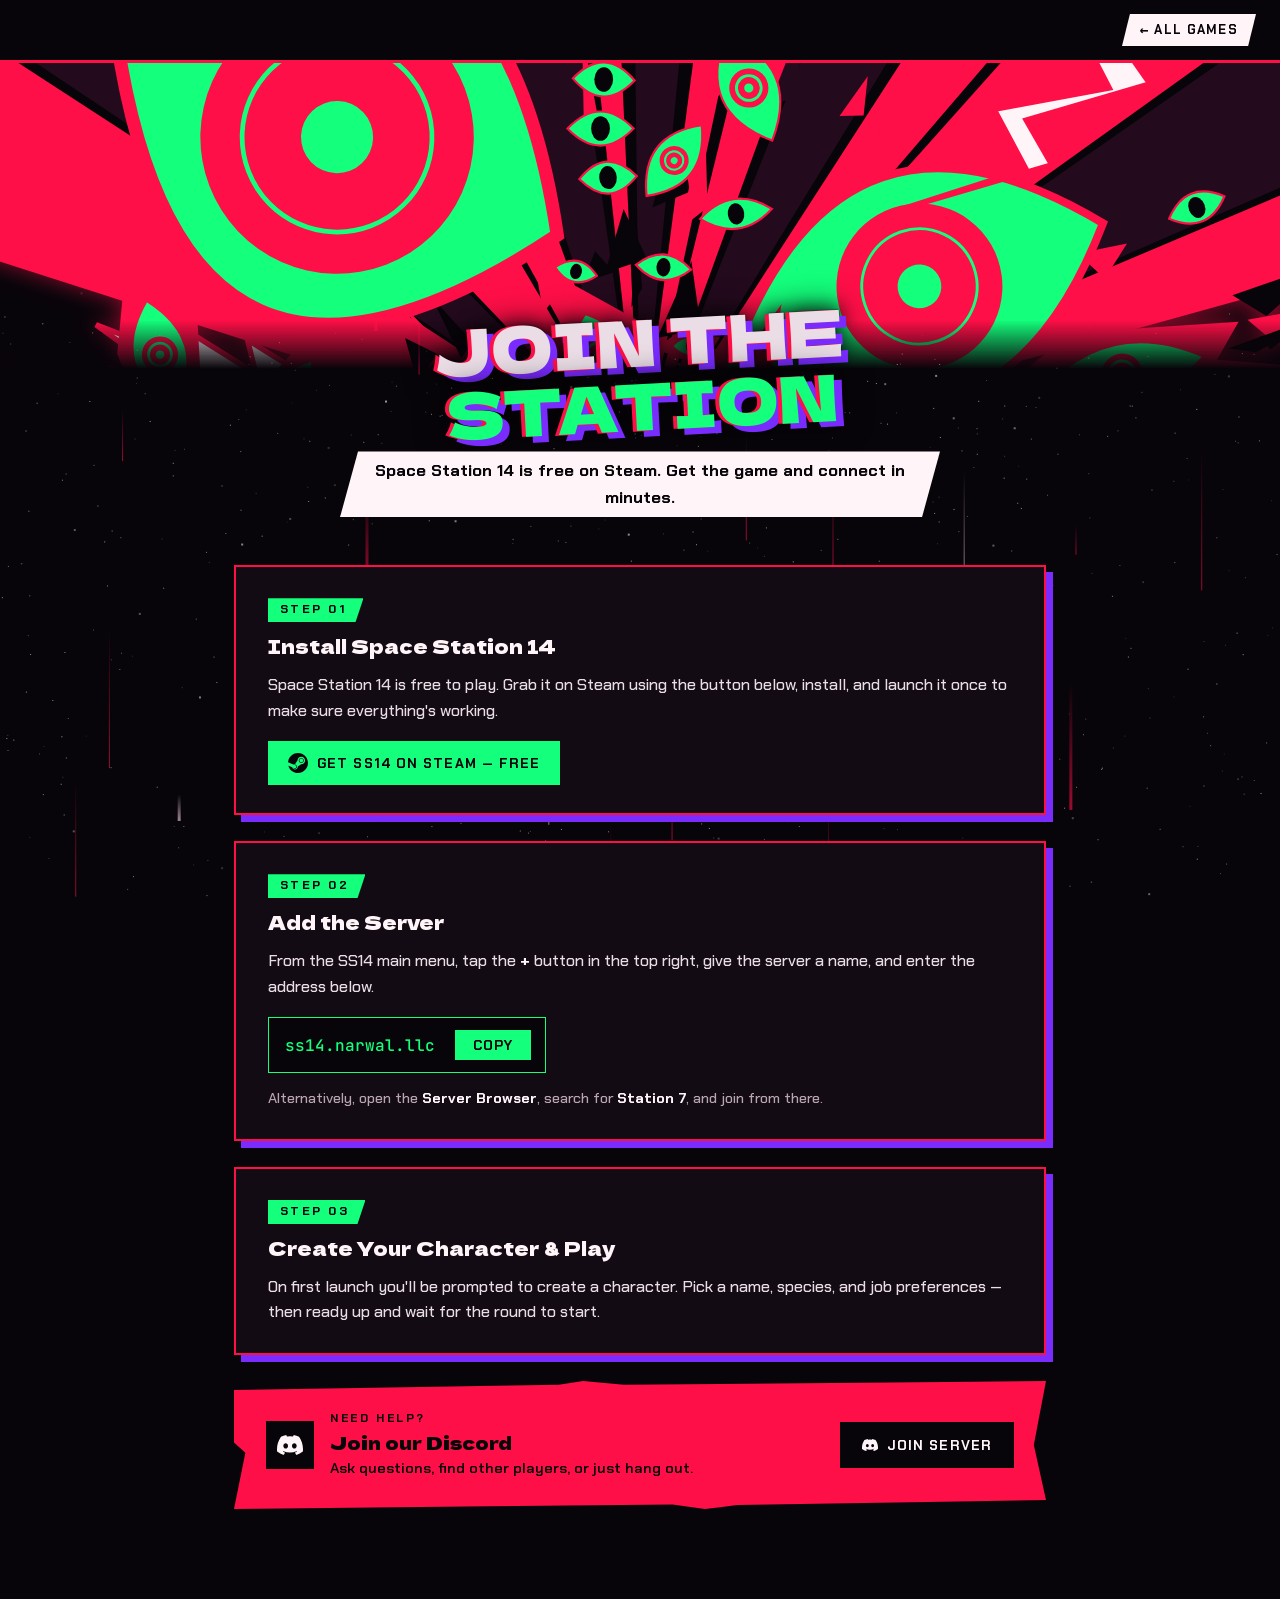
<file: spacestation14.html>
<!DOCTYPE html>
<html lang="en">
<head>
	<meta charset="UTF-8">
	<meta name="viewport" content="width=device-width, initial-scale=1.0">
	<title>Space Station 14 — Narwal LLC</title>
	<link rel="icon" href="data:image/svg+xml,%3Csvg xmlns='http://www.w3.org/2000/svg' viewBox='0 0 32 32'%3E%3Cpath d='M1 16Q16-5 31 16Q16 37 1 16Z' fill='%2314ff7c'/%3E%3Ccircle cx='16' cy='16' r='8' fill='%23ff0f47'/%3E%3Ccircle cx='16' cy='16' r='3' fill='%2314ff7c'/%3E%3C/svg%3E">
	<link rel="preconnect" href="https://fonts.googleapis.com">
	<link rel="preconnect" href="https://fonts.gstatic.com" crossorigin>
	<link href="https://fonts.googleapis.com/css2?family=Chakra+Petch:wght@500;600;700&family=Dela+Gothic+One&family=JetBrains+Mono:wght@500&display=swap" rel="stylesheet">
	<link rel="stylesheet" href="site.css">
	<link rel="stylesheet" href="guide.css">
</head>
<body>

	<canvas id="static" aria-hidden="true"></canvas>

	<header class="site-header">
		<nav class="nav">
			<a href="index.html" class="nav-link">← All Games</a>
		</nav>
	</header>

	<svg class="face banner" id="face" viewBox="0 80 1200 380" preserveAspectRatio="xMidYMid slice" aria-hidden="true"></svg>

	<main class="page">

		<div class="hero">
			<h1>
				<span class="title" data-text="Join the Station">Join the <em>Station</em></span>
			</h1>
			<p class="hero-sub">Space Station 14 is free on Steam. Get the game and connect in minutes.</p>
		</div>

		<div class="container">

			<div class="step-card">
				<div class="step-number">Step 01</div>
				<h2>Install Space Station 14</h2>
				<p>Space Station 14 is free to play. Grab it on Steam using the button below, install, and launch it once to make sure everything's working.</p>
				<a href="https://store.steampowered.com/app/1255460/Space_Station_14/" target="_blank" rel="noopener" class="steam-btn">
					<svg class="steam-icon" viewBox="0 0 24 24" xmlns="http://www.w3.org/2000/svg">
						<path d="M11.979 0C5.678 0 .511 4.86.022 11.037l6.432 2.658c.545-.371 1.203-.59 1.912-.59.063 0 .125.004.188.006l2.861-4.142V8.91c0-2.495 2.028-4.524 4.524-4.524 2.494 0 4.524 2.031 4.524 4.527s-2.03 4.525-4.524 4.525h-.105l-4.076 2.911c0 .052.004.105.004.159 0 1.875-1.515 3.396-3.39 3.396-1.635 0-3.016-1.173-3.331-2.727L.436 15.27C1.862 20.307 6.486 24 11.979 24c6.627 0 11.999-5.373 11.999-12S18.606 0 11.979 0zM7.54 18.21l-1.473-.61c.262.543.714.999 1.314 1.25 1.297.539 2.793-.076 3.332-1.375.263-.63.264-1.319.005-1.949s-.75-1.121-1.377-1.383c-.624-.26-1.29-.249-1.878-.03l1.523.63c.956.4 1.409 1.5 1.009 2.455-.397.957-1.497 1.41-2.455 1.012H7.54zm11.415-9.303c0-1.662-1.353-3.015-3.015-3.015-1.665 0-3.015 1.353-3.015 3.015 0 1.665 1.35 3.015 3.015 3.015 1.662 0 3.015-1.35 3.015-3.015zm-5.273.012c0-1.252 1.013-2.266 2.265-2.266 1.249 0 2.266 1.014 2.266 2.266 0 1.251-1.017 2.265-2.266 2.265-1.252 0-2.265-1.014-2.265-2.265z"/>
					</svg>
					Get SS14 on Steam — Free
				</a>
			</div>

			<div class="step-card">
				<div class="step-number">Step 02</div>
				<h2>Add the Server</h2>
				<p>
					From the SS14 main menu, tap the <strong>+</strong> button in the top right, give the server a name, and enter the address below.
				</p>
				<div class="ip-box">
					<span class="ip-text" id="serverIP">ss14.narwal.llc</span>
					<button class="copy-btn" onclick="copyIP(this)">Copy</button>
				</div>
				<p class="hint">
					Alternatively, open the <strong>Server Browser</strong>, search for <strong>Station 7</strong>, and join from there.
				</p>
			</div>

			<div class="step-card">
				<div class="step-number">Step 03</div>
				<h2>Create Your Character &amp; Play</h2>
				<p>On first launch you'll be prompted to create a character. Pick a name, species, and job preferences — then ready up and wait for the round to start.</p>
			</div>

		</div>

		<div class="discord-card">
			<div class="discord-info">
				<div class="discord-icon">
					<svg viewBox="0 0 24 24" xmlns="http://www.w3.org/2000/svg">
						<path d="M20.317 4.37a19.791 19.791 0 0 0-4.885-1.515.074.074 0 0 0-.079.037c-.21.375-.444.864-.608 1.25a18.27 18.27 0 0 0-5.487 0 12.64 12.64 0 0 0-.617-1.25.077.077 0 0 0-.079-.037A19.736 19.736 0 0 0 3.677 4.37a.07.07 0 0 0-.032.027C.533 9.046-.32 13.58.099 18.057c.002.022.015.043.032.056a19.9 19.9 0 0 0 5.993 3.03.078.078 0 0 0 .084-.028 14.09 14.09 0 0 0 1.226-1.994.076.076 0 0 0-.041-.106 13.107 13.107 0 0 1-1.872-.892.077.077 0 0 1-.008-.128 10.2 10.2 0 0 0 .372-.292.074.074 0 0 1 .077-.01c3.928 1.793 8.18 1.793 12.062 0a.074.074 0 0 1 .078.01c.12.098.246.198.373.292a.077.077 0 0 1-.006.127 12.299 12.299 0 0 1-1.873.892.077.077 0 0 0-.041.107c.36.698.772 1.362 1.225 1.993a.076.076 0 0 0 .084.028 19.839 19.839 0 0 0 6.002-3.03.077.077 0 0 0 .032-.055c.5-5.177-.838-9.674-3.549-13.66a.061.061 0 0 0-.031-.03zM8.02 15.33c-1.183 0-2.157-1.085-2.157-2.419 0-1.333.956-2.419 2.157-2.419 1.21 0 2.176 1.096 2.157 2.42 0 1.333-.956 2.418-2.157 2.418zm7.975 0c-1.183 0-2.157-1.085-2.157-2.419 0-1.333.955-2.419 2.157-2.419 1.21 0 2.176 1.096 2.157 2.42 0 1.333-.946 2.418-2.157 2.418z"/>
					</svg>
				</div>
				<div>
					<div class="discord-label">Need help?</div>
					<div class="discord-title">Join our Discord</div>
					<div class="discord-sub">Ask questions, find other players, or just hang out.</div>
				</div>
			</div>
			<a href="https://discord.gg/fUKE54qFTa" target="_blank" rel="noopener" class="discord-btn">
				<svg width="16" height="16" viewBox="0 0 24 24" fill="currentColor">
					<path d="M20.317 4.37a19.791 19.791 0 0 0-4.885-1.515.074.074 0 0 0-.079.037c-.21.375-.444.864-.608 1.25a18.27 18.27 0 0 0-5.487 0 12.64 12.64 0 0 0-.617-1.25.077.077 0 0 0-.079-.037A19.736 19.736 0 0 0 3.677 4.37a.07.07 0 0 0-.032.027C.533 9.046-.32 13.58.099 18.057c.002.022.015.043.032.056a19.9 19.9 0 0 0 5.993 3.03.078.078 0 0 0 .084-.028 14.09 14.09 0 0 0 1.226-1.994.076.076 0 0 0-.041-.106 13.107 13.107 0 0 1-1.872-.892.077.077 0 0 1-.008-.128 10.2 10.2 0 0 0 .372-.292.074.074 0 0 1 .077-.01c3.928 1.793 8.18 1.793 12.062 0a.074.074 0 0 1 .078.01c.12.098.246.198.373.292a.077.077 0 0 1-.006.127 12.299 12.299 0 0 1-1.873.892.077.077 0 0 0-.041.107c.36.698.772 1.362 1.225 1.993a.076.076 0 0 0 .084.028 19.839 19.839 0 0 0 6.002-3.03.077.077 0 0 0 .032-.055c.5-5.177-.838-9.674-3.549-13.66a.061.061 0 0 0-.031-.03zM8.02 15.33c-1.183 0-2.157-1.085-2.157-2.419 0-1.333.956-2.419 2.157-2.419 1.21 0 2.176 1.096 2.157 2.42 0 1.333-.956 2.418-2.157 2.418zm7.975 0c-1.183 0-2.157-1.085-2.157-2.419 0-1.333.955-2.419 2.157-2.419 1.21 0 2.176 1.096 2.157 2.42 0 1.333-.946 2.418-2.157 2.418z"/>
				</svg>
				Join Server
			</a>
		</div>

		

	</main>

	<script src="site.js"></script>
	<script>
			function copyIP(btn) {
			navigator.clipboard.writeText('ss14.narwal.llc').then(() => {
			btn.innerText = 'Copied!';
				btn.classList.add('copied');
				setTimeout(() => {
					btn.innerText = 'Copy';
					btn.classList.remove('copied');
				}, 2000);
			});
			}
		</script>

</body>
</html>
</file>
<file: site.css>
/* Shared styles: used by every page except privacy.html */

:root {
	--red: #ff0f47;
	--green: #14ff7c;
	--white: #fff4f7;
	--ink: #08050a;
	--plum: #230a1d;
	--violet: #7a2cff;
	--display: 'Dela Gothic One', 'Arial Black', sans-serif;
	--body: 'Chakra Petch', 'Segoe UI', sans-serif;
	color-scheme: dark;
}

* { box-sizing: border-box; }

html { background: var(--ink); }

body {
	margin: 0;
	min-height: 100vh;
	color: var(--white);
	font-family: var(--body);
	font-weight: 500;
	line-height: 1.5;
	overflow-x: hidden;
}

/* ---------- background canvas ---------- */
#static {
	position: fixed;
	inset: 0;
	width: 100%;
	height: 100%;
	z-index: -1;
	pointer-events: none;
}

/* ---------- header artwork ---------- */
.face {
	display: block;
	width: 100%;
	height: clamp(340px, 60vh, 660px);
	-webkit-mask-image: linear-gradient(#000 84%, transparent);
	mask-image: linear-gradient(#000 84%, transparent);
	overflow: hidden;
}

.face .glow { filter: drop-shadow(0 0 10px rgba(255, 15, 71, 0.55)); }

.blink {
	transform: scaleY(var(--open, 1));
	transition: transform 0.09s steps(3);
}

.shard-drift { animation: drift 5s steps(6) infinite alternate; }

@keyframes drift {
	to { transform: translate(var(--dx), var(--dy)); }
}

.grin { animation: grin 2.4s steps(1) infinite; }

@keyframes grin {
	0%, 100% { transform: translate(0, 0); }
	46%      { transform: translate(5px, -4px); }
	52%      { transform: translate(-3px, 3px); }
	58%      { transform: translate(0, 0); }
}

h1 {
	font-family: var(--display);
	font-weight: 400;
	font-size: clamp(2.6rem, 9vw, 4.8rem);
	line-height: 1;
	text-transform: uppercase;
	margin: 0 0 16px;
	transform: rotate(-3deg);
}

.title {
	display: inline-block;
	position: relative;
	text-shadow:
		-4px 0 0 var(--red),
		7px 6px 0 var(--violet),
		0 0 2px var(--ink),
		0 0 18px var(--ink),
		0 0 34px var(--ink);
}

.title em {
	font-style: normal;
	color: var(--green);
}

/* brief horizontal slice effect on the title */
.title::after {
	content: attr(data-text);
	position: absolute;
	inset: 0;
	color: var(--green);
	text-shadow: -3px 0 0 var(--red);
	clip-path: inset(0 0 100% 0);
	pointer-events: none;
	animation: slice 6s steps(1) infinite;
}

@keyframes slice {
	0%, 100% { clip-path: inset(0 0 100% 0); transform: none; }
	90%      { clip-path: inset(18% 0 62% 0); transform: translateX(14px); }
	92%      { clip-path: inset(66% 0 12% 0); transform: translateX(-12px); }
	94%      { clip-path: inset(40% 0 46% 0); transform: translateX(7px); }
	96%      { clip-path: inset(0 0 100% 0); transform: none; }
}

.hero-sub {
	display: inline-block;
	margin: 0;
	padding: 6px 22px;
	background: var(--white);
	color: var(--ink);
	font-weight: 700;
	font-size: 1.05rem;
	clip-path: polygon(3% 0, 100% 0, 97% 100%, 0 100%);
}

a:focus-visible {
	outline: 3px solid var(--white);
	outline-offset: 14px;
}
</file>
<file: guide.css>
/* Layout and components for the setup guide and FAQ pages (loaded after site.css) */

:root {
	--panel: #130b13;
	--line: #43203a;
	--text: #eadde6;
	--muted: #b9a4b4;
	--mono: 'JetBrains Mono', Consolas, monospace;
}

body {
	color: var(--text);
	line-height: 1.6;
}

/* ---------- header ---------- */
.site-header {
	display: flex;
	flex-wrap: wrap;
	align-items: center;
	justify-content: space-between;
	gap: 12px 24px;
	padding: 14px max(24px, env(safe-area-inset-right)) 14px max(24px, env(safe-area-inset-left));
	background: var(--ink);
	border-bottom: 3px solid var(--red);
}

.logo-mark {
	font-family: var(--display);
	font-size: 0.9rem;
	text-transform: uppercase;
	letter-spacing: 0.06em;
	text-shadow: 3px 2px 0 var(--violet);
}

.nav {
	display: flex;
	flex-wrap: wrap;
	gap: 10px;
	margin-left: auto;
}

.nav-link {
	padding: 6px 18px;
	background: var(--white);
	color: var(--ink);
	font-weight: 700;
	font-size: 0.8rem;
	letter-spacing: 0.1em;
	text-transform: uppercase;
	text-decoration: none;
	clip-path: polygon(8px 0, 100% 0, calc(100% - 8px) 100%, 0 100%);
}

.nav-link:hover { background: var(--green); }

/* a clip-path would hide the outline, so drop it while focused */
.nav-link:focus-visible { clip-path: none; outline-offset: 3px; }

.face.banner { height: clamp(210px, 34vh, 330px); }

.page {
	position: relative;
	max-width: 860px;
	margin: 0 auto;
	padding: 0 max(24px, env(safe-area-inset-right)) 64px max(24px, env(safe-area-inset-left));
}

.hero {
	position: relative;
	text-align: center;
	margin: -62px 0 48px;
}

.hero h1 { font-size: clamp(2.2rem, 7.5vw, 4rem); }

.hero-sub {
	max-width: 600px;
	padding-inline: 26px;
}

/* ---------- panels ---------- */
.container,
.faq-container {
	display: flex;
	flex-direction: column;
	gap: 26px;
	margin-bottom: 26px;
}

.step-card,
.faq-card,
.alt-install-card {
	background: var(--panel);
	border: 2px solid var(--red);
	box-shadow: 7px 7px 0 var(--violet);
}

.step-card { padding: 28px 32px; }

.step-number {
	display: inline-block;
	margin-bottom: 12px;
	padding: 2px 16px 2px 12px;
	background: var(--green);
	color: var(--ink);
	font-weight: 700;
	font-size: 0.78rem;
	letter-spacing: 0.2em;
	text-transform: uppercase;
	clip-path: polygon(0 0, 100% 0, calc(100% - 8px) 100%, 0 100%);
}

h2 {
	margin: 0 0 12px;
	font-family: var(--display);
	font-weight: 400;
	font-size: 1.2rem;
	line-height: 1.35;
	color: var(--white);
}

p { margin: 0 0 14px; }
p:last-child { margin-bottom: 0; }

strong { color: var(--white); font-weight: 700; }

a { color: var(--green); }

img {
	display: block;
	max-width: 100%;
	height: auto;
	margin-top: 12px;
	border: 2px solid var(--line);
}

code {
	font-family: var(--mono);
	font-size: 0.9em;
	color: var(--green);
	background: var(--ink);
	padding: 2px 7px;
	overflow-wrap: anywhere;
}

.hint {
	margin-top: 14px;
	font-size: 0.92rem;
	color: var(--muted);
}

/* ---------- copyable address / command ---------- */
.command-box,
.ip-box {
	display: inline-flex;
	flex-wrap: wrap;
	align-items: center;
	gap: 12px 20px;
	max-width: 100%;
	margin-top: 4px;
	padding: 12px 14px 12px 16px;
	background: var(--ink);
	border: 1px solid var(--green);
}

.command-box code { padding: 0; min-width: 0; }

.ip-text {
	font-family: var(--mono);
	color: var(--green);
}

/* ---------- buttons ---------- */
.copy-btn,
.manual-btn,
.steam-btn,
.discord-btn,
.key-btn {
	display: inline-flex;
	align-items: center;
	gap: 9px;
	border: 0;
	font-family: var(--body);
	font-weight: 700;
	font-size: 0.86rem;
	letter-spacing: 0.08em;
	text-transform: uppercase;
	text-decoration: none;
	cursor: pointer;
}

.copy-btn,
.manual-btn,
.steam-btn {
	background: var(--green);
	color: var(--ink);
}

.copy-btn { padding: 6px 18px; }
.manual-btn, .steam-btn { padding: 11px 20px; }
.steam-btn { margin-top: 4px; }

.copy-btn:hover,
.manual-btn:hover,
.steam-btn:hover,
.copy-btn.copied,
.manual-btn.copied,
.key-btn.copied {
	background: var(--white);
	color: var(--ink);
}

button:focus-visible,
a:focus-visible {
	outline: 3px solid var(--white);
	outline-offset: 3px;
}

.steam-icon {
	width: 20px;
	height: 20px;
	fill: currentColor;
}

/* ---------- notes ---------- */
.note-box {
	margin-bottom: 26px;
	padding: 16px 20px;
	background: var(--panel);
	border: 2px dashed var(--green);
}

.note-box > strong { color: var(--green); }

/* ---------- Discord ---------- */
.discord-card {
	display: flex;
	flex-wrap: wrap;
	align-items: center;
	justify-content: space-between;
	gap: 20px 24px;
	margin: 12px 0 26px;
	padding: 28px 32px;
	background: var(--red);
	color: var(--ink);
	clip-path: polygon(0 7%, 40% 3%, 43% 0, 48% 3%, 100% 0, 98.5% 50%, 100% 93%, 62% 97%, 58% 100%, 54% 96.5%, 0 100%, 1.4% 56%, 0 48%);
}

.discord-info {
	display: flex;
	align-items: center;
	gap: 16px;
	min-width: 0;
}

.discord-icon {
	display: flex;
	flex-shrink: 0;
	align-items: center;
	justify-content: center;
	width: 48px;
	height: 48px;
	background: var(--ink);
}

.discord-icon svg {
	width: 26px;
	height: 26px;
	fill: var(--white);
}

.discord-label {
	font-weight: 700;
	font-size: 0.74rem;
	letter-spacing: 0.22em;
	text-transform: uppercase;
}

.discord-title {
	font-family: var(--display);
	font-size: 1.15rem;
}

.discord-sub { font-weight: 600; font-size: 0.92rem; }

.discord-btn {
	padding: 12px 22px;
	background: var(--ink);
	color: var(--white);
}

.discord-btn:hover { background: var(--green); color: var(--ink); }

.discord-card .discord-btn:focus-visible { outline-color: var(--ink); }

/* ---------- accordions (manual install + FAQ) ---------- */
.alt-install-card { margin-bottom: 26px; }

.alt-trigger,
.faq-trigger {
	display: flex;
	align-items: center;
	gap: 18px;
	width: 100%;
	padding: 22px 28px;
	background: none;
	border: 0;
	color: inherit;
	font-family: var(--body);
	text-align: left;
	cursor: pointer;
}

.alt-trigger:focus-visible,
.faq-trigger:focus-visible { outline-offset: -6px; }

.alt-trigger-left,
.faq-trigger-text { flex: 1; min-width: 0; }

.alt-trigger-title,
.faq-title {
	font-weight: 700;
	font-size: 1.1rem;
	line-height: 1.3;
	color: var(--white);
}

.alt-trigger-sub { font-size: 0.9rem; color: var(--muted); }

.faq-label {
	margin-bottom: 3px;
	font-weight: 700;
	font-size: 0.72rem;
	letter-spacing: 0.2em;
	text-transform: uppercase;
	color: var(--green);
}

.alt-os-icons {
	display: flex;
	gap: 10px;
	margin-bottom: 12px;
}

.alt-os-icon,
.faq-icon {
	display: flex;
	flex-shrink: 0;
	align-items: center;
	justify-content: center;
	width: 40px;
	height: 40px;
}

.alt-os-icon { border: 1px solid var(--line); }
.alt-os-icon svg { width: 18px; height: 18px; fill: var(--muted); }

.faq-icon { background: var(--red); color: var(--ink); }

.alt-chevron,
.faq-chevron {
	flex-shrink: 0;
	width: 22px;
	height: 22px;
	color: var(--red);
	transition: transform 0.25s steps(4);
}

.open .alt-chevron,
.open .faq-chevron {
	transform: rotate(180deg);
	color: var(--green);
}

.alt-body,
.faq-body {
	max-height: 0;
	overflow: hidden;
	visibility: hidden;
	transition: max-height 0.4s ease, visibility 0.4s;
}

.open .alt-body,
.open .faq-body {
	max-height: 1600px;
	visibility: visible;
}

.alt-body-inner,
.faq-body-inner {
	padding: 22px 28px 28px;
	border-top: 1px solid var(--line);
}

.manual-step {
	display: flex;
	align-items: flex-start;
	gap: 18px;
}

.manual-step-num {
	display: flex;
	flex-shrink: 0;
	align-items: center;
	justify-content: center;
	width: 30px;
	height: 30px;
	background: var(--green);
	color: var(--ink);
	font-weight: 700;
}

.manual-step-content { flex: 1; min-width: 0; }
.manual-step-title { margin-bottom: 4px; font-weight: 700; color: var(--white); }
.manual-step-desc { margin: 0 0 12px; font-size: 0.95rem; }

.manual-step-divider {
	height: 1px;
	margin: 22px 0;
	background: var(--line);
}

.steps {
	background: var(--ink);
	border: 1px solid var(--line);
}

.steps-label,
.steps-part-label {
	padding: 12px 18px 6px;
	font-weight: 700;
	font-size: 0.74rem;
	letter-spacing: 0.2em;
	text-transform: uppercase;
	color: var(--green);
}

.steps-part-label ~ .steps-part-label { border-top: 1px solid var(--line); }

.steps ol {
	margin: 0;
	padding: 4px 18px 16px 40px;
}

.steps li { margin-bottom: 10px; padding-left: 4px; }
.steps li:last-child { margin-bottom: 0; }
.steps li::marker { color: var(--red); font-weight: 700; }

.warning-box {
	display: flex;
	align-items: flex-start;
	gap: 10px;
	margin-top: 14px;
	padding: 12px 14px;
	border: 2px dashed var(--green);
	font-size: 0.95rem;
}

.warning-box .w-icon { flex-shrink: 0; margin-top: 2px; color: var(--green); }

/* ---------- modpack key (archived page) ---------- */
.footer-key {
	display: flex;
	flex-direction: column;
	align-items: center;
	gap: 12px;
	padding: 24px 20px;
	background: var(--panel);
	border: 2px solid var(--line);
	text-align: center;
}

.footer-title { font-weight: 700; }
.key-btn { padding: 9px 22px; background: var(--red); color: var(--ink); }
.key-btn:hover { background: var(--white); }

.key-text {
	max-width: 560px;
	font-family: var(--mono);
	font-size: 0.74rem;
	line-height: 1.8;
	color: var(--muted);
	word-break: break-all;
}

@media (max-width: 560px) {
	.face.banner { height: 210px; }
	.hero { margin-top: -48px; }
	.hero h1.long { font-size: clamp(1.2rem, 6.3vw, 2.6rem); }
	.step-card { padding: 22px 20px; }
	.discord-card { padding: 28px 22px; }
	.alt-trigger, .faq-trigger { padding: 18px; gap: 14px; }
	.alt-body-inner, .faq-body-inner { padding: 18px 18px 22px; }
}
</file>
